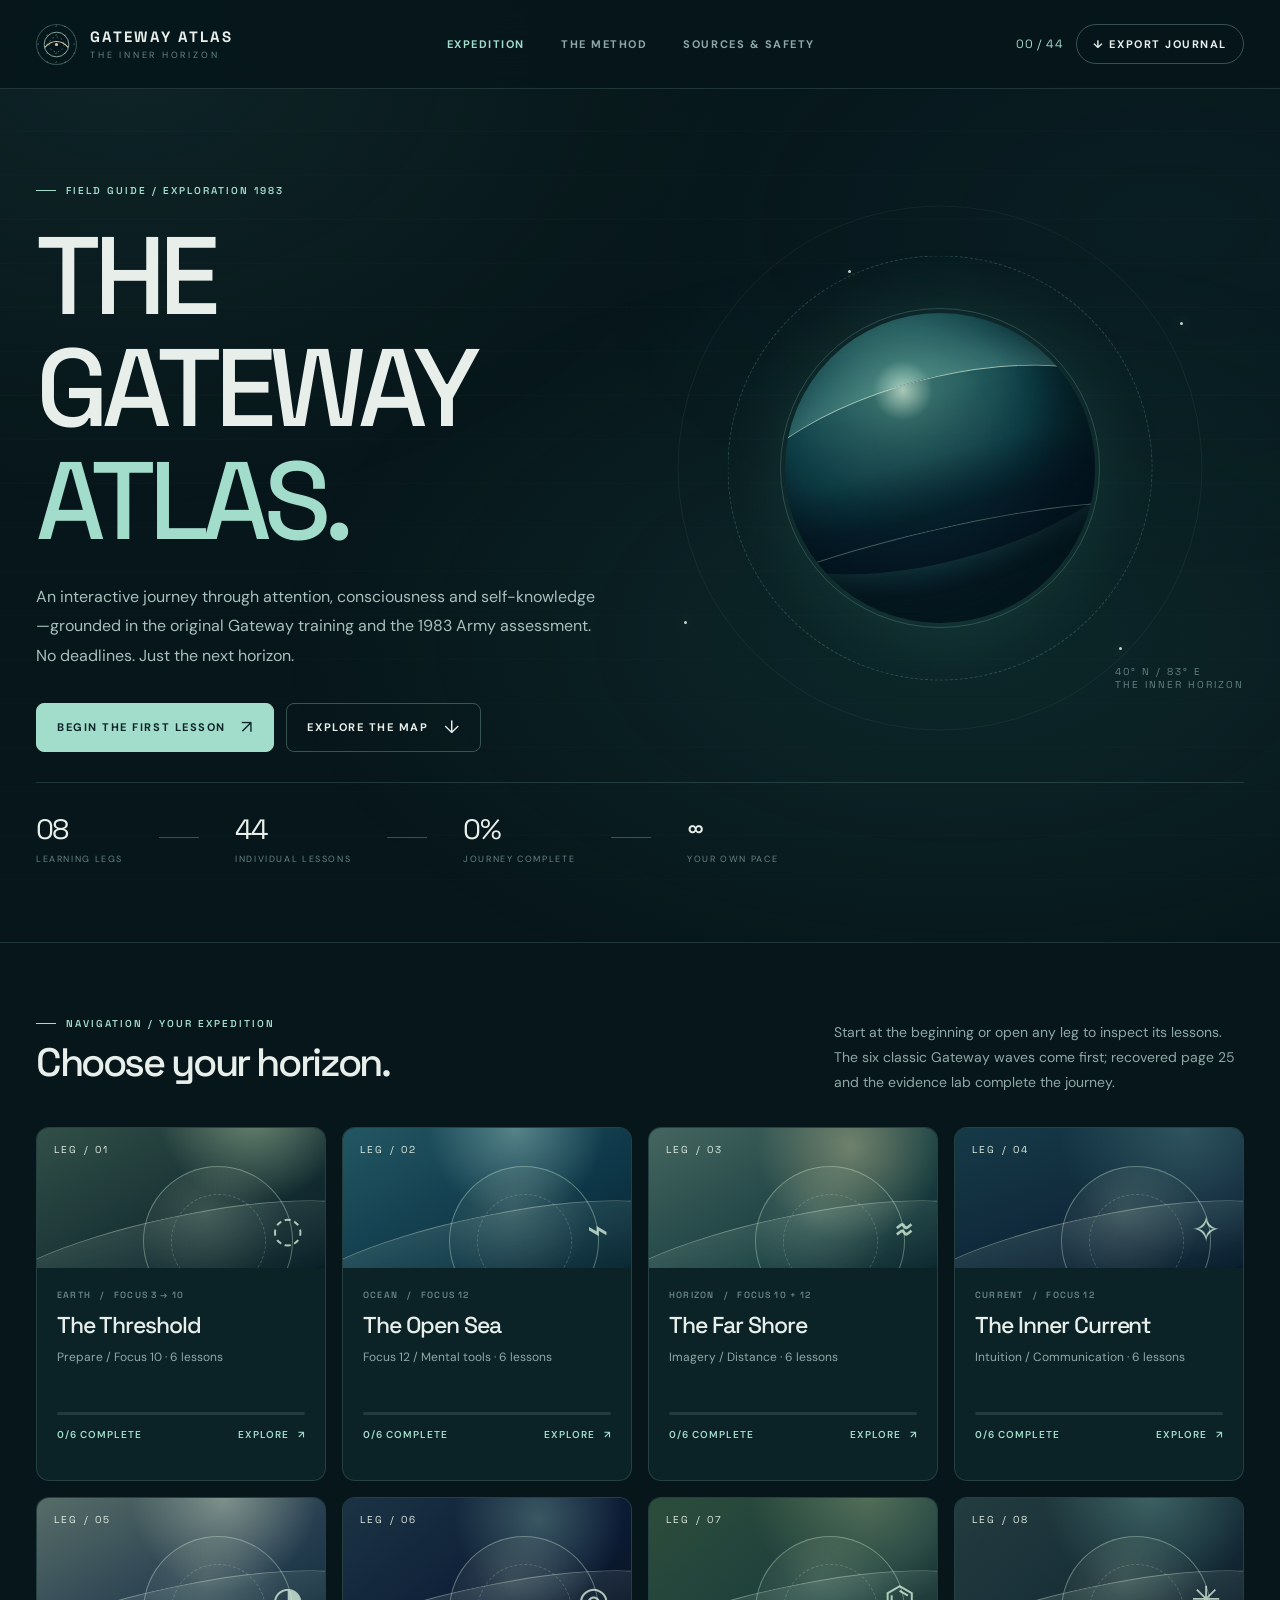
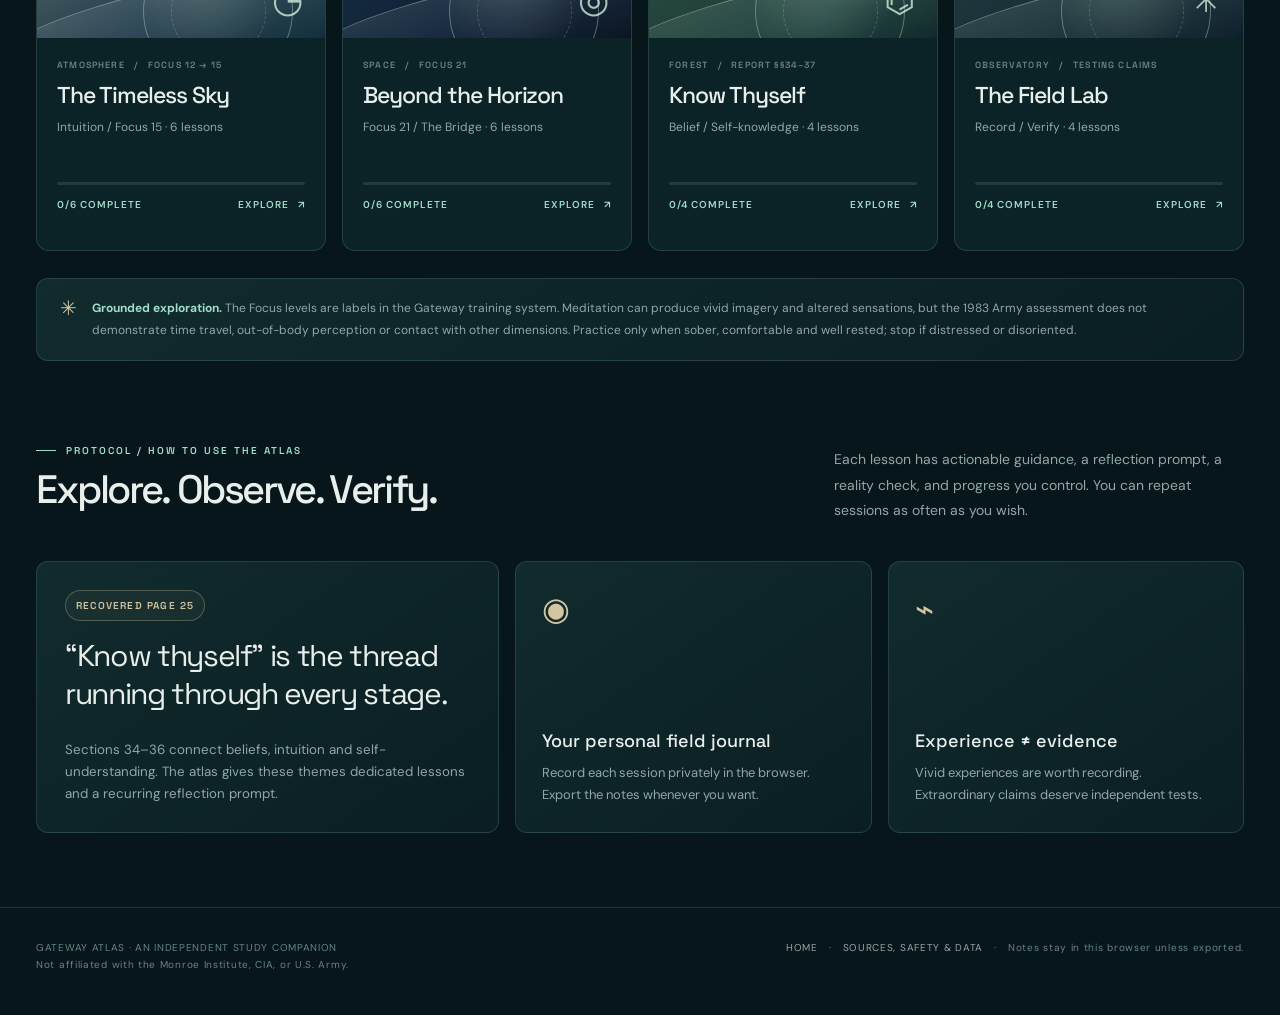
<file: index.html>
<!doctype html>
<html lang="en"><head>
<meta charset="utf-8"><meta name="viewport" content="width=device-width,initial-scale=1">
<meta name="theme-color" content="#061519"><meta name="description" content="Gateway Atlas: a grounded interactive field guide to the six classic Gateway waves, recovered page 25, and the 1983 Army report.">
<title>Gateway Atlas | Field Guide to Consciousness</title>
<link rel="icon" href="assets/favicon.svg" type="image/svg+xml"><link rel="stylesheet" href="assets/styles.css">
<script defer src="assets/curriculum.js"></script><script defer src="assets/app.js"></script>
</head><body data-page="home"><div id="app"></div></body></html>
</file>
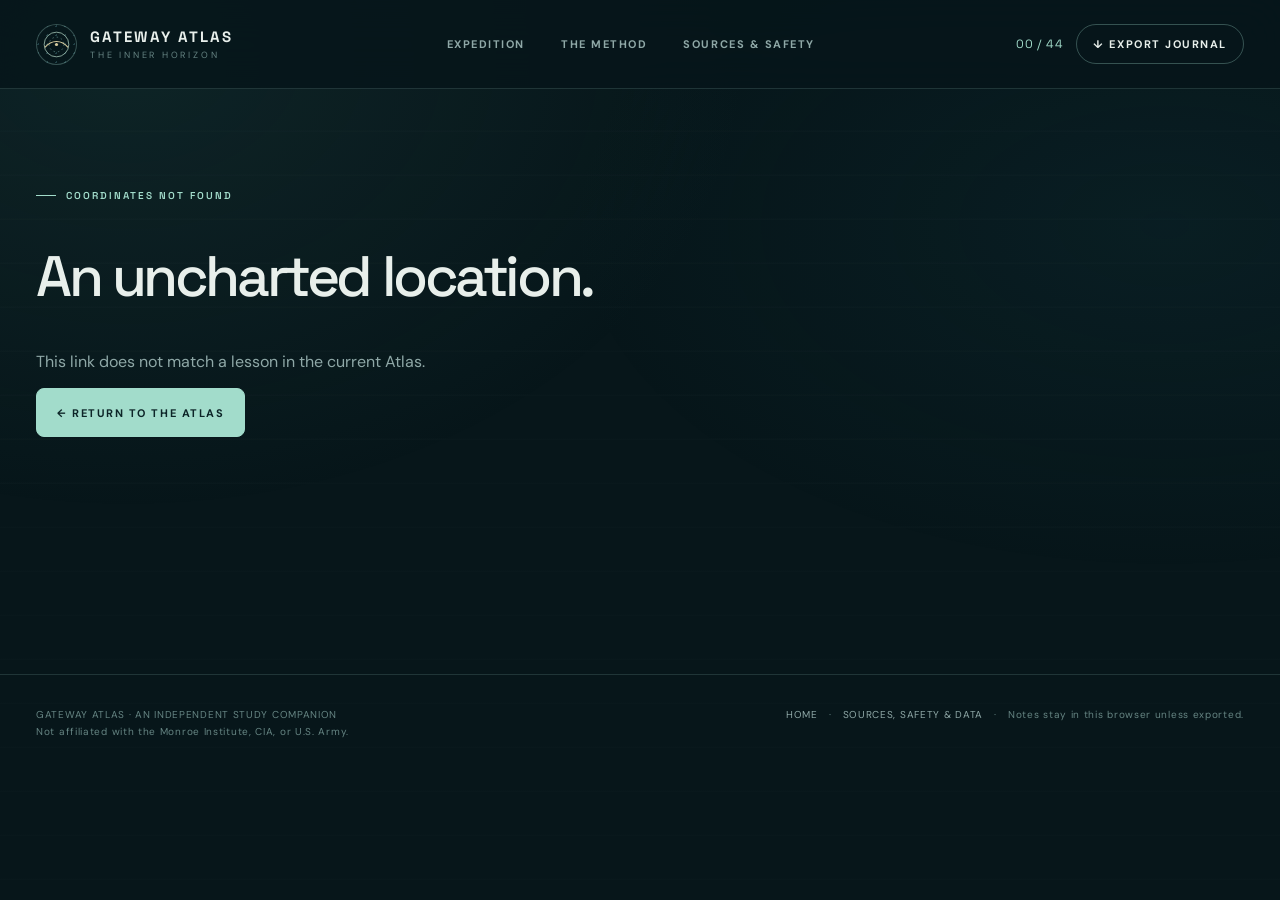
<file: lesson.html>
<!doctype html><html lang="en"><head><meta charset="utf-8"><meta name="viewport" content="width=device-width,initial-scale=1"><meta name="theme-color" content="#061519"><meta name="description" content="An individual Gateway Atlas guided study lesson, with steps, reflection and progress tracking."><title>Lesson | Gateway Atlas</title><link rel="icon" href="assets/favicon.svg" type="image/svg+xml"><link rel="stylesheet" href="assets/styles.css"><script defer src="assets/curriculum.js"></script><script defer src="assets/app.js"></script></head><body data-page="lesson"><div id="app"></div></body></html>
</file>
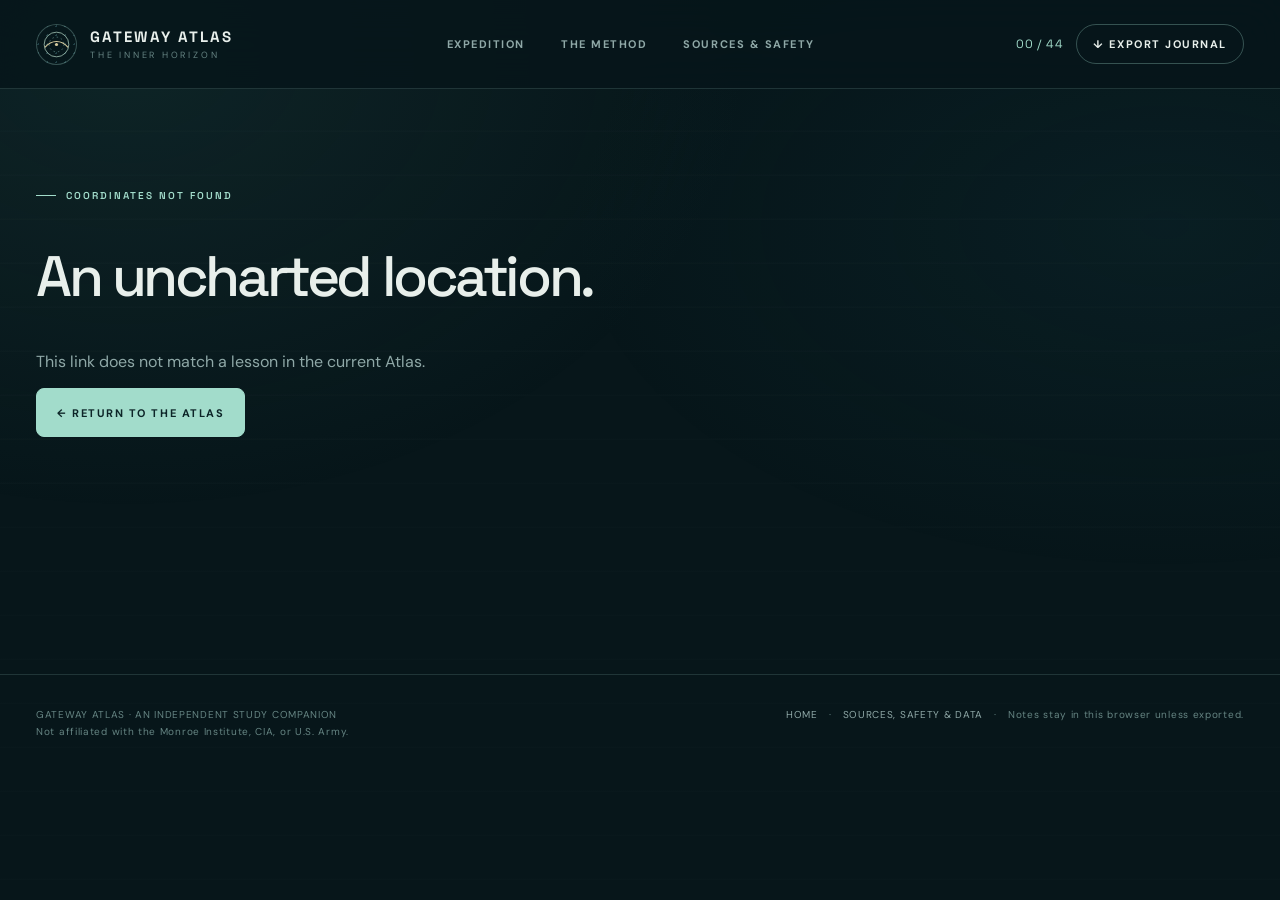
<file: phase.html>
<!doctype html><html lang="en"><head><meta charset="utf-8"><meta name="viewport" content="width=device-width,initial-scale=1"><meta name="theme-color" content="#061519"><meta name="description" content="Explore a Gateway Atlas training phase and its individual lessons."><title>Learning Phase | Gateway Atlas</title><link rel="icon" href="assets/favicon.svg" type="image/svg+xml"><link rel="stylesheet" href="assets/styles.css"><script defer src="assets/curriculum.js"></script><script defer src="assets/app.js"></script></head><body data-page="phase"><div id="app"></div></body></html>
</file>
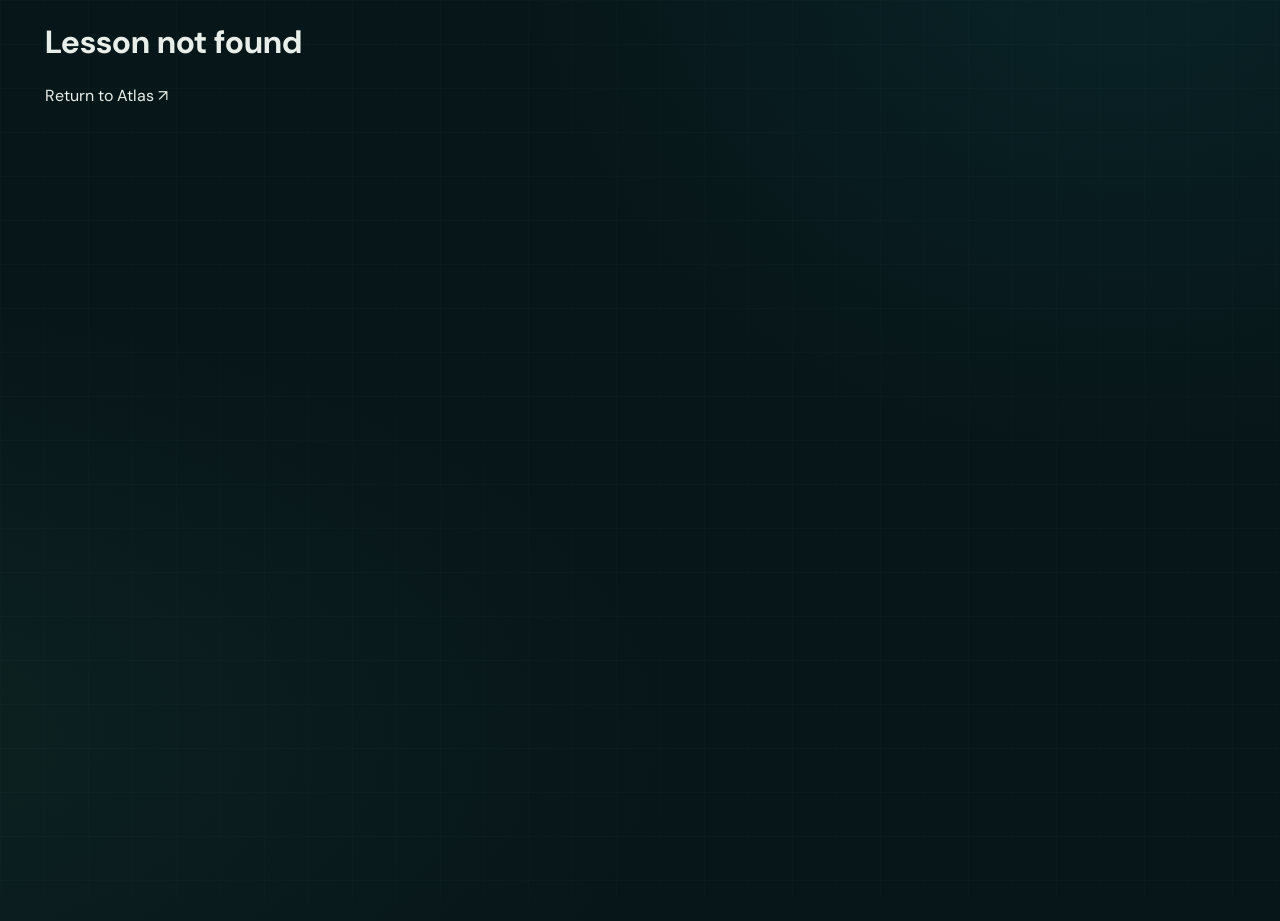
<file: practice.html>
<!doctype html><html lang="en"><head><meta charset="utf-8"><meta name="viewport" content="width=device-width, initial-scale=1, viewport-fit=cover"><meta name="theme-color" content="#071619"><meta name="description" content="Gateway Atlas: immersive lesson practice with audio guidance, optional local playback and private session notes."><title>Practice Mode | Gateway Atlas</title><link rel="icon" href="assets/favicon.svg" type="image/svg+xml"><link rel="stylesheet" href="assets/styles.css"><link rel="stylesheet" href="assets/practice.css"><script defer src="assets/curriculum.js"></script><script defer src="assets/practice.js"></script></head><body class="practice-body"><div id="practice-root"></div></body></html>
</file>
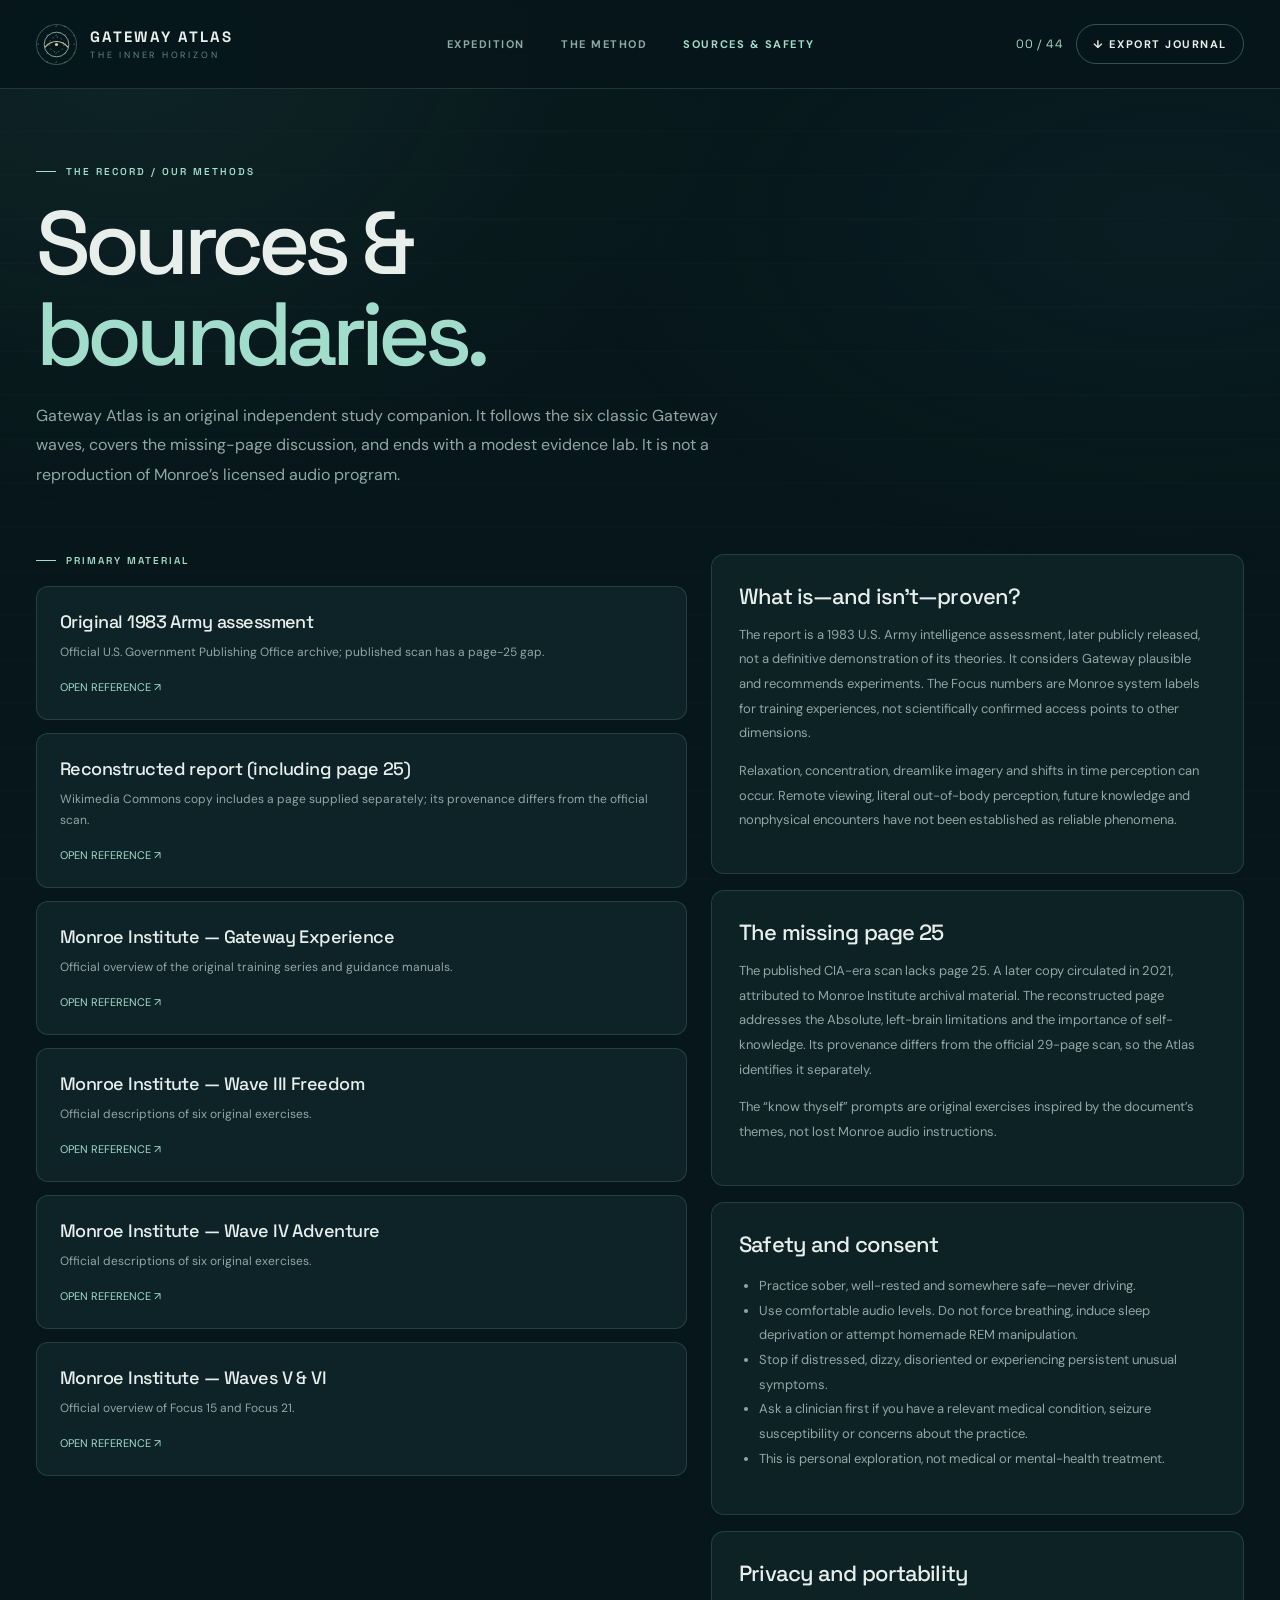
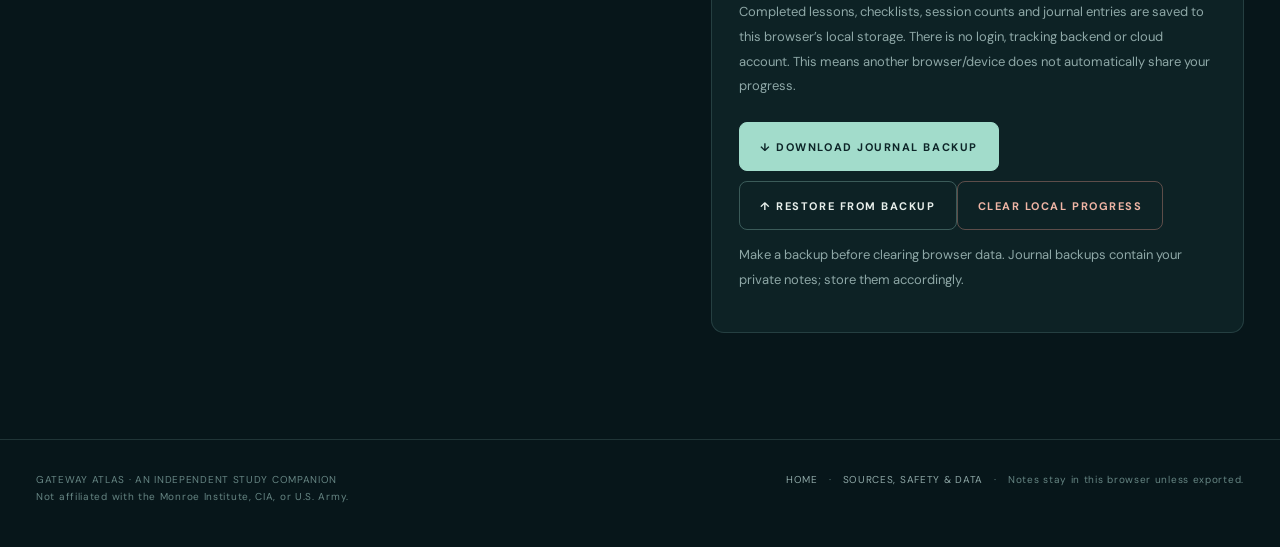
<file: sources.html>
<!doctype html><html lang="en"><head><meta charset="utf-8"><meta name="viewport" content="width=device-width,initial-scale=1"><meta name="theme-color" content="#061519"><meta name="description" content="Gateway Atlas sources, evidence limitations and safety notes."><title>Sources & Method | Gateway Atlas</title><link rel="icon" href="assets/favicon.svg" type="image/svg+xml"><link rel="stylesheet" href="assets/styles.css"><script defer src="assets/curriculum.js"></script><script defer src="assets/app.js"></script></head><body data-page="sources"><div id="app"></div></body></html>
</file>
<file: assets/styles.css>
@import url('https://fonts.googleapis.com/css2?family=DM+Sans:wght@400;500;600;700&family=Space+Grotesk:wght@400;500;600;700&display=swap');
:root{--bg:#07161a;--bg-2:#0b2025;--panel:#0f252a;--panel-2:#132c30;--line:rgba(158,207,200,.17);--line-strong:rgba(167,220,207,.3);--text:#e8efeb;--muted:#8fa8a7;--faint:#668583;--mint:#a2dccb;--mint-strong:#c6eade;--gold:#d2c6a0;--blue:#7ba6ac;--radius:18px;--max:1250px;--ui:'DM Sans',Arial,sans-serif;--display:'Space Grotesk','Arial',sans-serif}
*{box-sizing:border-box}html{scroll-behavior:smooth}body{margin:0;min-width:320px;background:var(--bg);color:var(--text);font-family:var(--ui);-webkit-font-smoothing:antialiased}body:before{position:fixed;inset:0;z-index:-1;pointer-events:none;content:'';background:radial-gradient(ellipse at 10% 6%,rgba(46,98,94,.19),transparent 38%),radial-gradient(ellipse at 91% 25%,rgba(21,80,91,.14),transparent 36%),linear-gradient(transparent 95%,rgba(191,222,209,.018) 100%);background-size:auto,auto,100% 44px}a{color:inherit;text-decoration:none}button,input,textarea{font:inherit}button{cursor:pointer}button:disabled{cursor:not-allowed;opacity:.5}a:focus-visible,button:focus-visible,textarea:focus-visible,input:focus-visible{outline:2px solid var(--mint);outline-offset:4px}::selection{background:#b6e1cb;color:#0e2222}.visually-hidden{position:absolute;width:1px;height:1px;overflow:hidden;clip:rect(0,0,0,0);white-space:nowrap} .shell{width:min(calc(100% - 72px),var(--max));margin-inline:auto}.skip{position:fixed;z-index:100;top:-60px;left:12px;background:var(--mint);color:#112325;padding:12px}.skip:focus{top:12px}
.site-header{position:relative;z-index:10;border-bottom:1px solid var(--line);background:rgba(7,22,26,.85);backdrop-filter:blur(20px)}.nav-inner{height:88px;display:flex;align-items:center;justify-content:space-between;gap:24px}.brand{display:flex;align-items:center;gap:13px;min-width:210px}.brand-icon{width:41px;height:41px;border:1px solid var(--line-strong);border-radius:50%;display:grid;place-items:center;background:radial-gradient(circle,#214147 1px,transparent 1px) center/9px 9px}.brand-icon svg{width:29px;height:29px}.brand-strong{display:block;font-family:var(--display);font-size:15px;font-weight:700;letter-spacing:.14em}.brand-sub{display:block;font-size:9px;letter-spacing:.31em;color:var(--faint);margin-top:3px}.nav-links{display:flex;align-items:center;gap:36px}.nav-links a,.nav-actions button{font-size:11px;letter-spacing:.14em;text-transform:uppercase;font-weight:700;color:var(--muted)}.nav-links a:hover,.nav-links a[aria-current="page"]{color:var(--mint)}.nav-actions{display:flex;align-items:center;gap:12px}.nav-actions button{background:transparent;border:1px solid var(--line-strong);border-radius:99px;padding:12px 16px;color:var(--text)}.nav-actions button:hover{border-color:var(--mint)}.nav-progress{font-family:var(--display);font-size:12px;letter-spacing:.08em;color:var(--mint)}
.chip,.eyebrow,.overline,.micro{font-family:var(--display);text-transform:uppercase;letter-spacing:.2em;font-weight:600;font-size:10px}.eyebrow{color:var(--mint);display:flex;align-items:center;gap:10px}.eyebrow:before{content:'';display:block;width:20px;height:1px;background:var(--mint)}.overline{color:var(--muted)}.chip{display:inline-flex;align-items:center;border:1px solid var(--line-strong);background:rgba(153,217,206,.06);padding:8px 10px;border-radius:99px;color:var(--mint);letter-spacing:.12em}.chip.sand{color:var(--gold);border-color:rgba(210,198,160,.3);background:rgba(210,198,160,.05)}.dot{width:6px;height:6px;border-radius:50%;display:inline-block;background:var(--mint);box-shadow:0 0 12px var(--mint)}.btn{display:inline-flex;align-items:center;gap:15px;justify-content:center;border:1px solid var(--line-strong);background:transparent;color:var(--text);font-size:11px;font-weight:700;letter-spacing:.14em;text-transform:uppercase;min-height:49px;padding:0 20px;border-radius:8px;transition:background .2s,transform .2s,border-color .2s}.btn:hover{transform:translateY(-2px);border-color:var(--mint);background:rgba(162,220,203,.07)}.btn.primary{background:var(--mint);border-color:var(--mint);color:#0d2528}.btn.primary:hover{background:var(--mint-strong)}.btn.small{min-height:39px;padding:0 13px;font-size:10px}.btn.ghost{border-color:transparent}.btn.danger{border-color:rgba(244,158,141,.35);color:#efb5a5}.arrow{font-size:18px;font-weight:400;line-height:1}.link-inline{color:var(--mint);border-bottom:1px solid rgba(162,220,203,.4)}
.hero{position:relative;min-height:630px;padding:95px 0 77px;overflow:hidden;border-bottom:1px solid var(--line);background:radial-gradient(ellipse at 75% 64%,rgba(37,114,107,.2),transparent 50%)}.hero-grid{display:grid;grid-template-columns:55% 45%;min-height:435px;position:relative;align-items:center}.hero-copy{position:relative;z-index:2}.hero h1,.phase-hero h1,.lesson-head h1,.sources-head h1{font-family:var(--display);font-weight:500;letter-spacing:-.065em;line-height:1.02}.hero h1{font-size:clamp(70px,8.6vw,132px);margin:23px 0 25px}.hero h1 span{color:var(--mint);display:block}.hero-desc{max-width:560px;line-height:1.85;color:#a8c0bc;font-size:16px}.hero-actions{display:flex;gap:12px;flex-wrap:wrap;margin-top:32px}.hero-art{height:520px;position:relative;margin-left:-12%;opacity:.96}.hero-art .orbit{position:absolute;left:50%;top:50%;transform:translate(-50%,-50%);border:1px solid rgba(155,217,207,.23);border-radius:50%}.hero-art .orbit.o1{width:320px;height:320px}.hero-art .orbit.o2{width:425px;height:425px;border-style:dashed;animation:rotate 80s linear infinite}.hero-art .orbit.o3{width:525px;height:525px;border-color:rgba(190,218,200,.07)}.hero-art .orb{position:absolute;width:310px;height:310px;border-radius:50%;top:50%;left:50%;transform:translate(-50%,-50%);overflow:hidden;box-shadow:0 0 86px rgba(105,201,181,.15),inset -35px -40px 55px rgba(3,20,25,.75);background:radial-gradient(circle at 38% 25%,rgba(200,234,211,.85),rgba(73,151,139,.56) 10%,rgba(16,70,78,.92) 42%,#081c26 69%),linear-gradient(#294e58,#031117)}.hero-art .orb:before{content:'';position:absolute;inset:21% -20% 20%;border-radius:50%;transform:rotate(-15deg);border-top:1px solid rgba(216,244,225,.7);box-shadow:0 -17px 45px rgba(169,245,225,.25);background:linear-gradient(180deg,transparent 10%,rgba(2,24,35,.15),rgba(2,18,29,.7) 73%)}.hero-art .orb:after{content:'';position:absolute;left:-20%;right:-20%;bottom:10%;height:20%;border-top:1px solid rgba(213,243,221,.32);border-radius:50%;transform:rotate(-13deg)}.hero-art .star{position:absolute;width:3px;height:3px;background:#c5ded4;border-radius:50%;box-shadow:0 0 13px rgba(198,233,215,.7)}.star.s1{top:12%;left:35%}.star.s2{top:22%;right:10%}.star.s3{bottom:20%;left:8%}.star.s4{bottom:15%;right:20%}.hero-art .coord{position:absolute;right:0;bottom:7%;font-family:var(--display);color:var(--faint);font-size:10px;letter-spacing:.2em}.hero-meta{display:flex;gap:36px;flex-wrap:wrap;border-top:1px solid var(--line);padding-top:28px;margin-top:30px}.stat .value{font-family:var(--display);font-size:28px;letter-spacing:-.06em;color:var(--text)}.stat .name{color:var(--faint);font-size:9px;letter-spacing:.18em;text-transform:uppercase;margin-top:6px}.hero-meta .bar{height:1px;width:40px;background:var(--line-strong);align-self:center}
.section{padding:74px 0}.section-intro{display:flex;justify-content:space-between;align-items:end;gap:35px;margin-bottom:32px}.section h2,.features h2{font-family:var(--display);font-weight:500;font-size:clamp(31px,3.1vw,45px);letter-spacing:-.06em;line-height:1.15;margin:10px 0}.section-intro p{font-size:14px;color:var(--muted);line-height:1.8;max-width:410px;margin:0}.section-count{font-family:var(--display);color:var(--faint);letter-spacing:.16em;font-size:10px}.phase-grid{display:grid;grid-template-columns:repeat(4,minmax(0,1fr));gap:16px}.phase-card{display:block;position:relative;overflow:hidden;border-radius:13px;border:1px solid var(--line);background:#0b2327;min-height:354px;transition:transform .22s,border-color .22s,box-shadow .22s}.phase-card:hover{transform:translateY(-5px);border-color:rgba(185,230,210,.48);box-shadow:0 20px 50px rgba(0,0,0,.16)}.card-scene{height:140px;position:relative;overflow:hidden;background:radial-gradient(circle at 75% -15%,rgba(186,216,175,.5),transparent 36%),linear-gradient(150deg,#314f47,#122b30 68%,#081e26)}.card-scene:after{content:'';position:absolute;inset:auto -20% -39px;height:90px;border-top:1px solid rgba(227,240,221,.34);border-radius:50%;transform:rotate(-12deg);background:linear-gradient(180deg,rgba(191,219,203,.12),transparent)}.card-scene .scene-disc{position:absolute;width:150px;height:150px;border-radius:50%;border:1px solid rgba(212,241,215,.36);top:38px;right:11%;background:radial-gradient(circle at 42% 30%,rgba(212,230,197,.18),transparent 60%)}.card-scene .scene-disc:after{content:'';position:absolute;inset:18%;border:1px dashed rgba(210,237,220,.22);border-radius:50%}.card-scene.ocean{background:radial-gradient(circle at 60% 0,rgba(180,225,216,.4),transparent 40%),linear-gradient(150deg,#235663,#0d3647 65%,#092732)}.card-scene.coast{background:radial-gradient(circle at 70% 14%,rgba(221,210,157,.4),transparent 40%),linear-gradient(150deg,#45665f,#183e40 65%,#0b272e)}.card-scene.deep{background:radial-gradient(circle at 80% 0,rgba(121,180,173,.28),transparent 47%),linear-gradient(160deg,#163a47,#0e2639 65%,#071d2d)}.card-scene.sky{background:radial-gradient(circle at 65% 0,rgba(194,208,188,.5),transparent 40%),linear-gradient(150deg,#576d68,#263e50 60%,#112d3b)}.card-scene.space{background:radial-gradient(circle at 68% 15%,rgba(140,188,178,.35),transparent 37%),linear-gradient(140deg,#1b3344,#0b1b35 65%,#091322)}.card-scene.forest{background:radial-gradient(circle at 76% -5%,rgba(205,218,159,.3),transparent 45%),linear-gradient(140deg,#2d4d3b,#193c3b 70%,#102829)}.card-scene.lab{background:radial-gradient(circle at 68% -4%,rgba(139,204,193,.32),transparent 44%),linear-gradient(140deg,#233c3f,#142b35 65%,#0d1e2b)}.scene-number{position:absolute;top:15px;left:17px;font-family:var(--display);font-size:10px;color:#deebe0;letter-spacing:.22em;z-index:2}.scene-symbol{position:absolute;right:22px;bottom:15px;z-index:2;color:rgba(216,244,223,.77);font-size:36px;font-family:var(--display);font-weight:400}.card-body{padding:21px 20px 20px}.card-body .micro{color:var(--faint);font-size:9px;letter-spacing:.13em}.card-body h3{font-family:var(--display);font-size:23px;font-weight:500;letter-spacing:-.045em;margin:9px 0 7px}.card-body p{font-size:12px;line-height:1.7;color:var(--muted);min-height:41px;margin:0 0 24px}.card-bottom{display:flex;align-items:center;justify-content:space-between;margin-top:13px;font-size:10px;letter-spacing:.1em;text-transform:uppercase;font-weight:600;color:var(--mint)}.progress-track{width:100%;height:3px;background:rgba(198,236,223,.12);overflow:hidden;border-radius:10px}.progress-fill{height:100%;background:linear-gradient(90deg,#6dada9,#d2d0a9);transition:width .3s}
.feature-row{display:grid;grid-template-columns:1.3fr 1fr 1fr;gap:16px;margin-top:38px}.feature-main,.feature-tile,.notice,.panel,.module-panel,.side-card,.lesson-step,.entry-card{border:1px solid var(--line);background:linear-gradient(145deg,rgba(19,45,47,.91),rgba(11,31,36,.91));border-radius:12px}.feature-main{padding:28px}.feature-main .quote{font-family:var(--display);font-size:30px;letter-spacing:-.045em;line-height:1.27;max-width:510px;margin:16px 0 25px}.feature-tile{padding:26px;display:flex;flex-direction:column;justify-content:space-between;min-height:190px}.feature-tile .glyph{font-size:32px;color:var(--gold)}.feature-tile p{font-size:13px;color:var(--muted);line-height:1.7;margin:10px 0 0}.feature-tile h3{font-family:var(--display);font-weight:500;font-size:18px;margin:0}.feature-main small{color:var(--muted);line-height:1.5}.notice{padding:19px 23px;display:flex;gap:15px;align-items:start;color:var(--muted);font-size:12px;line-height:1.8;margin-top:27px}.notice strong{color:var(--mint)}.notice-icon{color:var(--gold);font-size:20px;line-height:1}
.phase-hero{padding:71px 0 62px;position:relative;overflow:hidden;border-bottom:1px solid var(--line)}.phase-hero:before{content:'';position:absolute;width:490px;height:490px;right:3%;top:-100px;border-radius:50%;border:1px solid rgba(175,226,209,.11);box-shadow:0 0 0 70px rgba(145,214,201,.025),0 0 0 145px rgba(145,214,201,.018);pointer-events:none}.breadcrumb{display:flex;align-items:center;gap:12px;font-size:11px;letter-spacing:.08em;color:var(--faint);margin-bottom:36px}.breadcrumb a:hover{color:var(--mint)}.breadcrumb span.sep{color:#4c6868}.phase-hero-grid{display:grid;grid-template-columns:1.4fr .6fr;gap:60px;align-items:center;position:relative}.phase-hero h1{font-size:clamp(61px,6vw,90px);margin:20px 0}.phase-hero h1 em{font-style:normal;color:var(--mint)}.phase-hero p{font-size:16px;line-height:1.85;color:var(--muted);max-width:690px}.phase-hero .phase-actions{display:flex;gap:13px;margin-top:31px;flex-wrap:wrap}.phase-hero .medallion{width:min(100%,290px);aspect-ratio:1;border:1px solid rgba(175,224,207,.25);border-radius:50%;display:grid;place-items:center;position:relative;margin:auto}.medallion:before,.medallion:after{content:'';position:absolute;inset:17%;border:1px dashed rgba(175,224,207,.17);border-radius:50%}.medallion:after{inset:35%;border-style:solid}.medallion .big-glyph{font-size:87px;color:var(--mint);font-family:var(--display);font-weight:400;text-shadow:0 0 40px rgba(189,235,222,.25)}.phase-summary{display:grid;grid-template-columns:1fr 1fr 1fr;gap:14px;margin-top:40px}.summary-item{border-left:1px solid var(--line-strong);padding-left:15px}.summary-item span{display:block;font-size:10px;letter-spacing:.13em;color:var(--faint);text-transform:uppercase;margin-bottom:8px}.summary-item strong{font-family:var(--display);font-weight:500;font-size:15px;color:#d9e8e0}
.phase-content{display:grid;grid-template-columns:minmax(0,1fr) 330px;gap:30px}.lesson-list{display:grid;gap:12px}.lesson-row{display:grid;grid-template-columns:54px 1fr 34px;align-items:center;gap:18px;padding:21px 19px;border:1px solid var(--line);border-radius:12px;background:rgba(15,38,42,.75);transition:background .15s,border-color .15s,transform .15s}.lesson-row:hover{border-color:var(--line-strong);background:rgba(23,54,56,.95);transform:translateX(3px)}.lesson-idx{font-family:var(--display);font-size:24px;letter-spacing:-.04em;color:var(--faint);text-align:center}.lesson-row.done .lesson-idx{color:var(--mint)}.lesson-row h3{font-family:var(--display);font-size:17px;letter-spacing:-.035em;font-weight:500;margin:4px 0 5px}.lesson-row p{color:var(--muted);font-size:12px;line-height:1.5;margin:0}.lesson-row .right-arrow{justify-self:end;font-size:20px;color:var(--mint)}.side-card{padding:24px;margin-bottom:16px}.side-card h3{font-family:var(--display);font-size:18px;letter-spacing:-.03em;font-weight:500;margin:12px 0 12px}.side-card p{font-size:13px;color:var(--muted);line-height:1.8}.side-card .small-link{font-size:11px;color:var(--mint);letter-spacing:.04em}.side-card .data-line{display:flex;justify-content:space-between;margin:15px 0 10px;font-size:11px;color:var(--muted)}
.lesson-head{padding:55px 0 50px;border-bottom:1px solid var(--line);background:radial-gradient(ellipse at 83% 12%,rgba(45,102,94,.17),transparent 47%)}.lesson-head h1{font-size:clamp(48px,6vw,78px);max-width:900px;margin:18px 0 12px}.lesson-head .deck{font-size:20px;color:var(--muted);margin:0 0 26px}.lesson-head .meta{display:flex;flex-wrap:wrap;gap:10px}.lesson-layout{display:grid;grid-template-columns:minmax(0,1fr) 340px;gap:32px;padding:50px 0 80px}.lesson-main{min-width:0}.lesson-standfirst{font-family:var(--display);font-size:clamp(25px,3vw,37px);letter-spacing:-.05em;font-weight:400;line-height:1.3;margin:5px 0 32px;max-width:780px}.lesson-main .section-label{font-size:11px;letter-spacing:.17em;color:var(--mint);font-weight:700;font-family:var(--display);margin:36px 0 16px;text-transform:uppercase}.lesson-step{padding:21px 22px;margin-bottom:10px;display:flex;align-items:start;gap:17px}.step-check{border:1px solid var(--line-strong);width:26px;height:26px;flex:0 0 26px;display:grid;place-items:center;border-radius:7px;background:rgba(167,223,204,.04);color:transparent;transition:all .15s}.step-check[aria-pressed="true"]{background:var(--mint);border-color:var(--mint);color:#0c2627}.lesson-step.checked .step-text{text-decoration:line-through;text-decoration-color:#597e76;color:#819994}.step-number{font-family:var(--display);color:var(--faint);font-size:10px;margin-bottom:5px;letter-spacing:.15em}.step-text{font-size:14px;color:#d2e0d9;line-height:1.8}.insight-grid{display:grid;grid-template-columns:1fr 1fr;gap:14px}.insight{border:1px solid var(--line);border-radius:12px;padding:22px;background:rgba(21,48,50,.47)}.insight .insight-ic{font-size:24px;color:var(--mint);margin-bottom:12px}.insight h3{font-family:var(--display);font-weight:500;letter-spacing:-.02em;font-size:17px;margin:0 0 9px}.insight p{color:var(--muted);font-size:13px;line-height:1.8;margin:0}.journal{margin-top:35px;border:1px solid var(--line-strong);border-radius:15px;padding:26px;background:linear-gradient(125deg,rgba(23,56,54,.73),rgba(9,31,36,.81))}.journal-head{display:flex;align-items:center;justify-content:space-between;gap:20px}.journal h3{font-family:var(--display);font-size:23px;font-weight:500;letter-spacing:-.035em;margin:9px 0}.journal p{color:var(--muted);line-height:1.65;font-size:13px}.journal label{font-size:12px;font-weight:600;color:var(--mint);display:block;margin:22px 0 10px}.journal textarea{width:100%;resize:vertical;min-height:156px;border-radius:9px;border:1px solid var(--line-strong);background:rgba(4,20,24,.7);padding:16px;color:var(--text);font-size:14px;line-height:1.75}.save-hint{font-size:11px;color:var(--faint);padding-top:9px}.lesson-nav{display:grid;grid-template-columns:1fr 1fr;gap:12px;margin-top:28px}.nav-step{padding:20px;border:1px solid var(--line);border-radius:10px;background:rgba(14,36,40,.6)}.nav-step:hover{border-color:var(--mint)}.nav-step small{font-size:10px;color:var(--faint);text-transform:uppercase;letter-spacing:.15em}.nav-step strong{display:block;margin-top:9px;font-family:var(--display);font-size:16px;font-weight:500}.nav-step.next{text-align:right}.lesson-sidebar{position:relative}.sticky{position:sticky;top:24px}.lesson-sidebar .side-card{margin-bottom:14px}.side-card h2{font-family:var(--display);font-size:20px;letter-spacing:-.04em;font-weight:500;margin:10px 0}.session-counter{display:flex;align-items:center;justify-content:space-between;padding:15px 0;border-block:1px solid var(--line);margin:18px 0}.session-counter strong{font-size:28px;font-family:var(--display);font-weight:400}.session-counter p{margin:0;font-size:11px}.session-counter button{width:36px;height:36px;border-radius:50%;border:1px solid var(--line-strong);background:rgba(162,220,203,.07);color:var(--mint);font-size:22px}.side-card .btn{width:100%;margin-top:8px}.side-card .btn.marked{background:rgba(162,220,203,.08);color:var(--mint);border-color:var(--mint)}.stopwatch{font-family:var(--display);font-size:40px;color:var(--text);letter-spacing:.02em;margin:8px 0 16px;font-variant-numeric:tabular-nums}.timer-actions{display:flex;gap:8px}.timer-actions .btn{margin:0;flex:1}.completion-meta{color:var(--faint);font-size:11px;line-height:1.7;margin-top:11px}.small-print{color:var(--faint);font-size:10px;line-height:1.8}.page25-note{border-left:2px solid var(--gold);padding:12px 0 12px 19px;margin:25px 0;color:#b4bcb0;font-size:13px;line-height:1.8}.page25-note strong{color:var(--gold)}
.sources-head{padding:76px 0 48px}.sources-head h1{font-size:clamp(58px,7vw,95px);margin:20px 0}.sources-head p{max-width:690px;color:var(--muted);line-height:1.85;font-size:16px}.sources-grid{display:grid;grid-template-columns:1.1fr .9fr;gap:24px;padding-bottom:90px}.reference{border:1px solid var(--line);border-radius:12px;background:rgba(17,41,44,.75);padding:23px;margin-bottom:13px;display:block;transition:border-color .2s}.reference:hover{border-color:var(--mint)}.reference h3{font-family:var(--display);font-weight:500;font-size:18px;letter-spacing:-.03em;margin:0 0 9px}.reference p{margin:0;color:var(--muted);font-size:12px;line-height:1.75}.reference span{font-size:11px;color:var(--mint);display:inline-block;margin-top:17px}.article{padding:27px;border:1px solid var(--line);border-radius:13px;background:rgba(17,41,44,.7);margin-bottom:16px}.article h2{font-family:var(--display);font-size:22px;letter-spacing:-.04em;font-weight:500;margin:0 0 12px}.article p,.article li{color:var(--muted);font-size:13px;line-height:1.9}.article ul{padding-left:20px}.article .btn{margin-top:10px}.site-footer{border-top:1px solid var(--line);padding:31px 0 42px}.footer-inner{display:flex;justify-content:space-between;gap:25px;flex-wrap:wrap;color:var(--faint);font-size:10px;letter-spacing:.07em;line-height:1.7}.footer-inner a{color:var(--muted)}.footer-inner a:hover{color:var(--mint)}
@keyframes rotate{from{transform:translate(-50%,-50%) rotate(0)}to{transform:translate(-50%,-50%) rotate(360deg)}}@media(prefers-reduced-motion:reduce){*,*:before,*:after{animation:none!important;transition:none!important;scroll-behavior:auto!important}}
@media(max-width:1100px){.phase-grid{grid-template-columns:repeat(2,minmax(0,1fr))}.phase-card{min-height:335px}.hero{min-height:590px}.hero h1{font-size:clamp(65px,8vw,105px)}.hero-art{margin-left:-28%;transform:scale(.84)}.feature-row{grid-template-columns:1.2fr 1fr}.feature-row .feature-tile:last-child{grid-column:span 2}.phase-content,.lesson-layout{grid-template-columns:minmax(0,1fr) 295px;gap:22px}}
@media(max-width:760px){.shell{width:min(calc(100% - 36px),var(--max))}.nav-inner{height:75px;gap:10px}.brand{min-width:auto}.brand-strong{font-size:13px}.brand-sub{font-size:8px}.nav-links{display:none}.nav-actions{gap:8px}.nav-actions .export-btn{display:none}.nav-progress{font-size:11px}.hero{padding:56px 0 50px;min-height:auto}.hero-grid{display:block;min-height:auto}.hero h1{font-size:clamp(55px,13vw,89px);margin:19px 0 22px}.hero-desc{font-size:14px;max-width:520px}.hero-art{height:300px;max-width:400px;margin:0 auto;transform:scale(.72);transform-origin:center}.hero-meta{margin-top:10px;gap:23px}.section{padding:52px 0}.section-intro{display:block}.section-intro p{margin-top:14px}.phase-grid{gap:12px}.phase-card{min-height:325px}.card-scene{height:120px}.card-body{padding:17px}.card-body h3{font-size:20px}.feature-row{display:grid;grid-template-columns:1fr}.feature-row .feature-tile:last-child{grid-column:auto}.feature-main .quote{font-size:26px}.phase-hero{padding:40px 0}.breadcrumb{margin-bottom:24px}.phase-hero-grid{display:block}.phase-hero .medallion{display:none}.phase-hero h1{font-size:clamp(51px,10vw,74px)}.phase-summary{gap:6px}.summary-item strong{font-size:12px}.phase-content,.lesson-layout{display:block}.phase-content .module-panel{margin-bottom:22px}.phase-content aside{margin-top:25px}.lesson-head{padding:32px 0}.lesson-head h1{font-size:clamp(41px,9vw,61px)}.lesson-head .deck{font-size:17px}.lesson-layout{padding:36px 0 60px}.lesson-sidebar{margin-top:30px}.lesson-sidebar .sticky{position:static}.insight-grid{grid-template-columns:1fr}.sources-grid{grid-template-columns:1fr}.sources-head{padding:42px 0 28px}.sources-head h1{font-size:57px}}
@media(max-width:500px){.phase-grid{grid-template-columns:1fr}.phase-card{min-height:auto}.card-scene{height:122px}.card-body p{min-height:0;margin-bottom:15px}.card-body{padding:17px 19px}.hero-art{height:240px;margin:-5px auto -12px}.hero-meta .bar{display:none}.hero-meta{gap:19px}.hero-meta .stat .value{font-size:24px}.lesson-row{grid-template-columns:33px 1fr 18px;gap:9px;padding:17px 12px}.lesson-row h3{font-size:16px}.lesson-idx{font-size:18px}.phase-summary{grid-template-columns:1fr 1fr}.phase-summary .summary-item:last-child{grid-column:span 2}.lesson-nav{gap:8px}.nav-step{padding:14px}.nav-step strong{font-size:13px}.journal{padding:18px}.feature-main{padding:21px}.hero h1{font-size:57px}.hero-actions .btn{width:100%}}

/* Practice Mode launch on standard lesson pages */
.practice-launch{display:flex;align-items:center;justify-content:space-between;gap:22px;padding:24px;border:1px solid rgba(164,217,197,.31);border-radius:14px;background:linear-gradient(110deg,rgba(29,77,75,.5),rgba(10,40,47,.45));margin:18px 0 28px}.practice-launch h2{font-family:var(--display);font-size:25px;letter-spacing:-.04em;font-weight:500;margin:9px 0}.practice-launch p{font-size:13px;color:var(--muted);line-height:1.75;margin:0;max-width:570px}.practice-launch p strong{color:var(--text)}.practice-launch .btn{white-space:nowrap}.audio-track-label{font-size:10px;letter-spacing:.12em;color:var(--mint);margin:11px 0}.audio-track-label strong{display:block;font-family:var(--display);font-size:19px;letter-spacing:0;color:var(--text);font-weight:500;margin-top:7px}
@media(max-width:700px){.practice-launch{flex-direction:column;align-items:stretch}.practice-launch .btn{text-align:center}}
</file>
<file: assets/practice.css>
.practice-body{background:radial-gradient(ellipse at 87% -10%,rgba(17,77,82,.25),transparent 38%),radial-gradient(ellipse at -15% 80%,rgba(38,83,69,.21),transparent 42%),#071619;min-height:100vh}.practice-body::before{background:linear-gradient(90deg,rgba(177,231,215,.016) 1px,transparent 1px),linear-gradient(rgba(177,231,215,.018) 1px,transparent 1px);background-size:44px 44px}.practice-wrap{width:min(calc(100% - 56px),1190px);margin:auto}.practice-top{border-bottom:1px solid var(--line);background:#091c20d9;position:relative;z-index:2}.top-inner{height:74px;display:flex;align-items:center;justify-content:space-between;gap:12px}.close-link,.top-right{font-family:var(--display);font-size:11px;letter-spacing:.09em;color:var(--muted)}.close-link:hover{color:var(--mint)}.mini-logo{display:flex;gap:6px;align-items:center;font-size:12px;letter-spacing:.13em;font-weight:700}.mini-logo span:last-child{color:var(--mint)}.mini-orbit{font-size:26px;color:var(--gold);line-height:0;margin-right:4px}.practice-shell{padding-bottom:20px}.practice-page-head{display:flex;justify-content:space-between;align-items:center;padding:61px 0 36px}.practice-page-head .kicker,.panel-eyebrow,.mini-label{color:var(--mint);font-family:var(--display);font-weight:600;font-size:10px;letter-spacing:.18em}.practice-page-head h1{font-family:var(--display);font-weight:500;font-size:clamp(40px,5.4vw,76px);letter-spacing:-.065em;line-height:1.07;margin:14px 0}.practice-page-head h1 span{color:var(--mint)}.practice-page-head p{color:var(--muted);font-size:13px;margin:0}.corner-insignia{border:1px solid var(--line-strong);width:79px;height:79px;display:flex;align-items:center;justify-content:center;flex-direction:column;border-radius:50%;color:var(--gold)}.corner-insignia span{font-size:32px;line-height:28px}.corner-insignia small{font-size:7px;letter-spacing:.2em;text-align:center;line-height:1.4}.session-stages{display:grid;grid-template-columns:repeat(4,1fr);gap:8px;margin:0 0 24px}.stage{display:flex;align-items:center;gap:9px;padding:13px 17px;border:1px solid var(--line);border-radius:9px;background:rgba(8,31,36,.7);font-family:var(--display);font-size:10px;letter-spacing:.13em;color:var(--faint)}.stage-num{font-size:12px;color:var(--faint)}.stage.active{background:rgba(54,108,96,.21);border-color:rgba(172,227,207,.54);color:var(--text)}.stage.active .stage-num{color:var(--mint)}.stage.past{color:var(--mint)}.practice-columns{display:grid;grid-template-columns:minmax(0,1fr) 294px;gap:21px;align-items:start}.practice-panel{border:1px solid rgba(166,218,202,.29);border-radius:16px;min-height:570px;padding:34px 38px 31px;background:linear-gradient(145deg,rgba(18,47,51,.94),rgba(10,29,34,.94));box-shadow:0 18px 70px rgba(0,0,0,.15)}.practice-panel h2{font-family:var(--display);font-size:clamp(30px,3.1vw,42px);letter-spacing:-.055em;font-weight:500;margin:10px 0 8px}.practice-panel .lead{color:#b3c8c2;font-size:14px;line-height:1.85;max-width:650px;margin:0 0 23px}.practice-panel .lead strong{color:var(--text)}.recording-line{background:linear-gradient(120deg,rgba(20,75,74,.42),rgba(14,53,59,.27));border:1px solid var(--line-strong);border-radius:11px;padding:21px 23px;margin-bottom:22px}.recording-line h3{font-family:var(--display);font-size:26px;font-weight:500;margin:9px 0 5px}.recording-line p{font-size:12px;color:var(--muted);margin:0 0 12px}.recording-line .text-link{display:block;color:var(--mint);font-size:12px;margin:9px 0}.recording-line small{font-size:11px;color:var(--faint);line-height:1.55;display:block}.prep-checks{margin-top:20px}.prep-check{display:flex;align-items:center;gap:13px;border-bottom:1px solid var(--line);min-height:57px;cursor:pointer;font-size:13px;line-height:1.6;color:#c6d7d1}.prep-check:first-of-type{margin-top:10px}.prep-check input{position:absolute;opacity:0;width:1px;height:1px}.prep-check:focus-within{outline:1px solid var(--mint);outline-offset:-1px}.square-check{height:23px;width:23px;display:grid;place-items:center;border:1px solid rgba(165,217,199,.45);border-radius:5px;flex-shrink:0;color:var(--bg)}.prep-check.is-checked .square-check{background:var(--mint);border-color:var(--mint)}.prep-check.is-checked{color:var(--text)}.tiny-reminder{font-size:11px;color:var(--faint);line-height:1.7;margin:20px 0 4px}.panel-controls{display:flex;align-items:center;justify-content:space-between;flex-wrap:wrap;gap:10px;margin-top:30px}.quiet-button,.soft-button,.cta-button,.file-button{border-radius:8px;padding:13px 16px;text-decoration:none;font-family:var(--display);font-size:11px;font-weight:600;letter-spacing:.08em;transition:background .2s,color .2s,border-color .2s;display:inline-flex;align-items:center;justify-content:center;gap:12px}.quiet-button,.soft-button,.file-button{border:1px solid var(--line-strong);background:rgba(12,38,41,.55);color:var(--mint)}.quiet-button:hover,.soft-button:hover,.file-button:hover{background:rgba(70,119,111,.15)}.cta-button{border:1px solid #abdccc;background:#addccc;color:#0c2729;cursor:pointer}.cta-button:hover{background:#d1efe2}.cta-button:disabled{opacity:.35;cursor:not-allowed}.cta-button span{font-size:17px}.context-panel{border:1px solid var(--line);border-radius:13px;padding:23px;background:linear-gradient(155deg,rgba(13,39,45,.96),rgba(9,27,34,.95))}.context-top{display:flex;justify-content:space-between;align-items:center}.context-dot{width:7px;height:7px;border-radius:50%;box-shadow:0 0 0 5px rgba(152,221,200,.08);background:var(--mint)}.context-panel h3{font-family:var(--display);font-size:21px;font-weight:500;margin:18px 0 10px;letter-spacing:-.035em}.context-panel p{font-size:12px;color:var(--muted);line-height:1.8}.context-panel hr{border:0;border-top:1px solid var(--line);margin:22px 0}.mini-sequence{padding-top:13px}.seq-row{display:flex;gap:17px;color:var(--faint);font-size:11px;letter-spacing:.1em;margin:0 0 16px;font-weight:600}.seq-row span{font-family:var(--display);color:var(--faint)}.seq-row.current,.seq-row.current span{color:var(--mint)}.side-safety{background:rgba(45,93,83,.18);border-left:2px solid var(--gold);padding:13px 14px;font-size:11px;color:#b0c4bb;line-height:1.7;margin-top:25px}.context-panel>a{display:block;color:var(--mint);font-size:10px;letter-spacing:.08em;margin-top:20px}.side-bottom{border-top:1px solid var(--line);color:var(--faint);font-size:9px;letter-spacing:.1em;margin-top:23px;padding-top:19px}.practice-foot{display:flex;justify-content:space-between;border-top:1px solid var(--line);margin-top:43px;padding:20px 0 36px;color:var(--faint);font-size:9px;letter-spacing:.1em}.session-visual{height:236px;position:relative;overflow:hidden;border-radius:14px;border:1px solid var(--line-strong);background:radial-gradient(ellipse at 45% 98%,rgba(24,129,117,.52),transparent 47%),linear-gradient(140deg,#081b26,#122f37 60%,#174a50);margin-top:22px}.session-visual:before{content:'';position:absolute;inset:0;background-image:radial-gradient(circle at 15% 15%,#c5efdf 1px,transparent 1px),radial-gradient(circle at 77% 25%,#c5efdf 1px,transparent 1px),radial-gradient(circle at 92% 50%,#c5efdf 1px,transparent 1px);opacity:.65}.wave-orbit{border:1px solid rgba(173,222,202,.23);position:absolute;left:50%;top:44%;transform:translate(-50%,-50%);border-radius:50%}.orbit-1{width:154px;height:154px}.orbit-2{width:248px;height:248px}.orbit-3{width:385px;height:385px;border-style:dashed;opacity:.45}.wave-planet{width:92px;height:92px;background:radial-gradient(circle at 31% 26%,#b6ddd0,#418983 38%,#185560 70%,#0e2732);border-radius:50%;position:absolute;left:50%;top:44%;transform:translate(-50%,-50%);box-shadow:0 0 40px rgba(113,200,187,.19)}.wave-horizon{position:absolute;bottom:-45px;left:-10%;width:120%;height:94px;border-radius:50% 50% 0 0;background:linear-gradient(0deg,#092932,#297077);box-shadow:0 -2px 20px rgba(129,220,191,.1)}.wave-glow{width:65%;height:25px;position:absolute;bottom:36px;left:17%;filter:blur(19px);background:#4bcead55}.center-word{position:absolute;bottom:19px;left:0;right:0;text-align:center;font-family:var(--display);font-size:10px;letter-spacing:.22em;text-transform:uppercase;color:#e1f7ec;text-shadow:0 1px 10px #032226}.elapsed-row{display:flex;align-items:center;justify-content:space-between;flex-wrap:wrap;margin:22px 0;gap:15px}.elapsed-display{font-family:var(--display);font-size:39px;font-variant-numeric:tabular-nums;letter-spacing:.02em;margin-top:5px}.timer-buttons{display:flex;gap:7px}.timer-buttons button{font-size:10px}.personal-audio{border:1px solid var(--line);background:rgba(3,17,19,.3);padding:18px 19px;border-radius:10px}.personal-audio p{font-size:12px;line-height:1.65;color:var(--muted)}.personal-audio input{position:absolute;width:1px;height:1px;opacity:0}.personal-audio input:focus-visible + .selected-file{outline:1px solid var(--mint)}.personal-audio .file-button{cursor:pointer;margin-top:5px}.selected-file{color:var(--faint);font-size:11px;margin-bottom:0;word-break:break-word}.personal-audio audio{width:100%;margin-top:15px;height:44px}.guidance{border-top:1px solid var(--line);border-bottom:1px solid var(--line);margin-top:24px}.guidance summary{cursor:pointer;color:var(--mint);padding:20px 0;list-style:none;font-size:11px;letter-spacing:.09em;font-weight:700}.guidance summary span{float:right}.guidance ol{padding-left:23px;font-size:13px;color:var(--text);line-height:1.9}.guidance li{margin:12px 0}.guidance p{font-size:11px;color:var(--faint);line-height:1.6}.observations{display:flex;flex-wrap:wrap;gap:8px;margin:15px 0 30px}.observation{border:1px solid var(--line-strong);border-radius:30px;background:transparent;color:var(--muted);padding:10px 15px;font-size:12px}.observation.on{background:rgba(131,210,180,.15);color:var(--mint);border-color:var(--mint)}.journal-label{font-size:13px;display:block;color:#e0ede4;margin-bottom:13px}.practice-panel textarea{display:block;width:100%;min-height:155px;resize:vertical;background:rgba(4,23,28,.58);border:1px solid var(--line-strong);border-radius:9px;color:var(--text);padding:15px;font-size:14px;line-height:1.7}.privacy-note{font-size:11px;color:var(--faint);line-height:1.7}.reflection-card{border-left:2px solid var(--gold);padding:15px 18px;margin-top:24px;background:rgba(128,114,81,.07)}.reflection-card .mini-label{color:var(--gold)}.reflection-card p{font-size:13px;color:#b9c5bc;line-height:1.75;margin:10px 0 20px}.reflection-card p:last-child{margin-bottom:0}.result{text-align:center}.result-mark{display:grid;place-items:center;width:86px;height:86px;border:1px solid var(--line-strong);border-radius:50%;margin:22px auto 27px;color:var(--mint);font-size:34px;background:rgba(61,124,100,.2)}.result .lead{margin:12px auto 30px}.result-stats{display:grid;grid-template-columns:repeat(3,1fr);gap:12px;margin:0 auto 23px;max-width:580px}.result-stats div{background:rgba(15,49,50,.48);padding:19px 8px;border:1px solid var(--line);border-radius:9px}.result-stats strong{display:block;font-size:22px;font-family:var(--display);font-weight:500;margin-top:10px}.reality-finish{font-size:12px;color:var(--muted);line-height:1.7;margin:23px 0}.finish-mark{display:flex;align-items:center;justify-content:center;gap:13px;font-size:13px;color:var(--mint);padding:19px;border:1px solid var(--line);border-radius:9px;cursor:pointer}.finish-mark input{accent-color:#a2dccb;width:19px;height:19px}.finish-buttons{display:flex;justify-content:center;gap:10px;flex-wrap:wrap;margin-top:25px}.finish-buttons .cta-button{max-width:420px}.backlinks{display:flex;justify-content:center;gap:25px;margin-top:35px;font-size:11px;color:var(--muted)}.backlinks a:hover{color:var(--mint)}@media(max-width:980px){.practice-columns{grid-template-columns:1fr}.context-panel{display:none}.practice-shell{max-width:750px}.practice-page-head{padding-top:43px}}@media(max-width:650px){.practice-wrap{width:calc(100% - 32px)}.top-inner{height:58px}.top-right{display:none}.practice-page-head{padding:35px 0 27px}.practice-page-head h1{font-size:clamp(36px,10vw,52px)}.corner-insignia{width:59px;height:59px;flex:0 0 59px}.corner-insignia span{font-size:24px}.session-stages{gap:5px}.stage{flex-direction:column;gap:5px;padding:11px 3px;text-align:center;font-size:8px;letter-spacing:.07em}.practice-panel{padding:24px 19px;min-height:0}.practice-panel h2{font-size:31px}.practice-panel .lead{font-size:13px}.recording-line{padding:18px}.recording-line h3{font-size:22px}.panel-controls{flex-direction:column-reverse;align-items:stretch}.panel-controls .cta-button,.panel-controls .quiet-button{text-align:center;width:100%}.session-visual{height:195px}.timer-buttons{width:100%}.timer-buttons button{flex:1}.result-stats{gap:6px}.result-stats strong{font-size:17px}.result-stats .mini-label{font-size:8px}.practice-foot{flex-direction:column;gap:7px}.finish-buttons>*{width:100%;max-width:100%!important}.backlinks{flex-direction:column;gap:14px}.mini-logo{font-size:10px}}@media(prefers-reduced-motion:reduce){.wave-orbit,.wave-planet{animation:none!important}}

/* V3 free original lesson audio */
.atlas-audio-lab{margin:20px 0 21px;border:1px solid rgba(157,225,200,.52);border-radius:13px;background:linear-gradient(135deg,rgba(28,87,81,.40),rgba(9,39,47,.70));padding:22px}
.guide-title{display:flex;justify-content:space-between;align-items:center;gap:10px;flex-wrap:wrap}
.guide-title h3{font-family:var(--display);font-size:27px;letter-spacing:-.035em;font-weight:500;margin:9px 0 6px}
.included-pill{font-size:9px;letter-spacing:.08em;border:1px solid var(--line-strong);border-radius:20px;padding:7px 10px;color:var(--mint)}
.guide-description,.guide-note{font-size:12px;color:var(--muted);line-height:1.75}
.guide-description strong{color:var(--text)}
.guide-current{border-left:2px solid var(--gold);padding:13px 16px;background:rgba(5,23,29,.38);border-radius:0 9px 9px 0;margin:19px 0 13px;min-height:105px}
.guide-current p{color:#e3efe9;line-height:1.8;font-size:14px;margin:10px 0 4px}
.cue-progress{display:flex;gap:5px;margin:13px 0 18px}
.cue-progress span{height:4px;flex:1;border-radius:3px;background:rgba(147,209,188,.16)}
.cue-progress span.lit{background:var(--mint)}
.guide-control-row{display:flex;gap:8px;flex-wrap:wrap}.guide-control-row button{font-size:10px;min-height:43px}.guide-control-row button:disabled{opacity:.4;cursor:not-allowed}
.guide-options{display:flex;gap:15px;flex-wrap:wrap;margin:19px 0 12px}.guide-options label{display:flex;align-items:center;gap:8px;font-size:12px;color:#c4dacf;cursor:pointer}.guide-options input{accent-color:#b9e9d3}
.guide-note{font-size:11px;margin-bottom:0}.personal-audio{margin:12px 0}.personal-audio summary{cursor:pointer;color:var(--mint);font-size:12px}.personal-audio[open] summary{margin-bottom:15px}
@media(max-width:650px){.atlas-audio-lab{padding:17px}.guide-control-row{display:grid;grid-template-columns:1fr 1fr}.guide-control-row .cta-button{grid-column:1/3}.guide-title h3{font-size:24px}}
</file>
